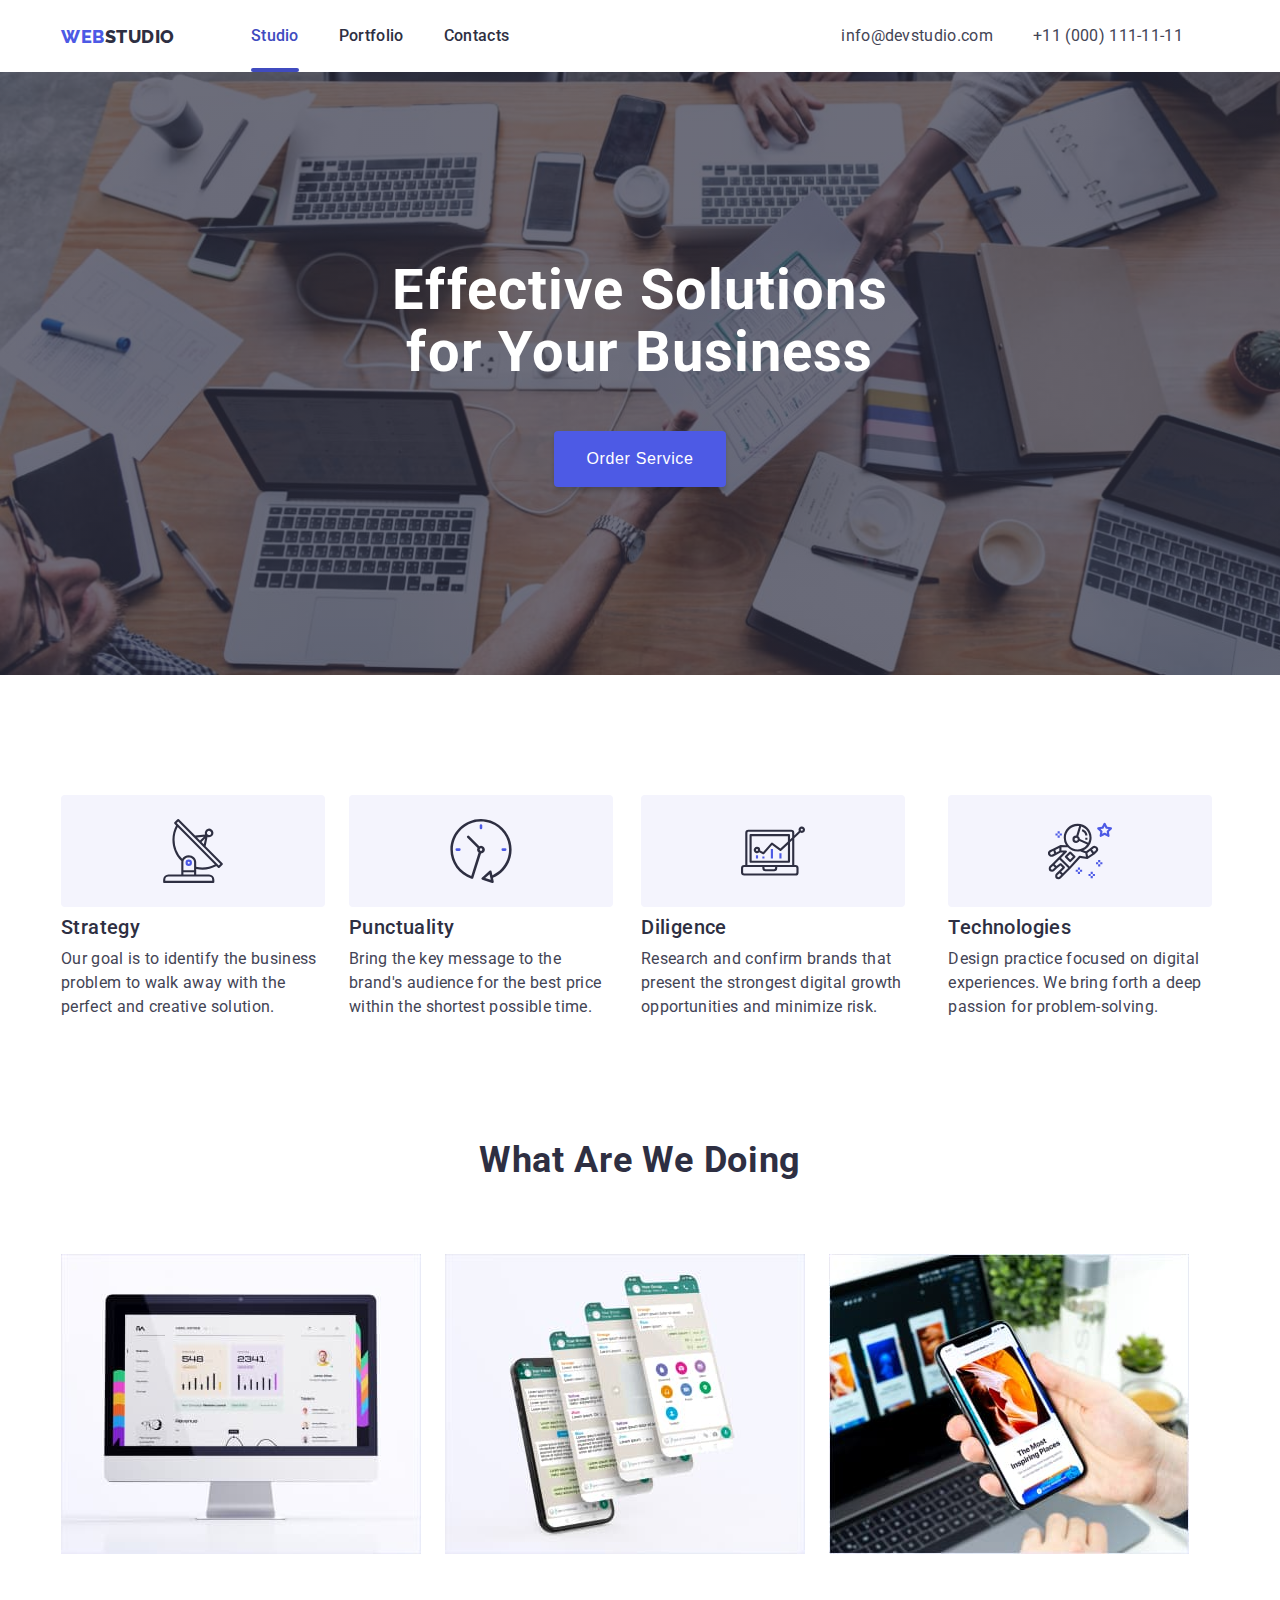
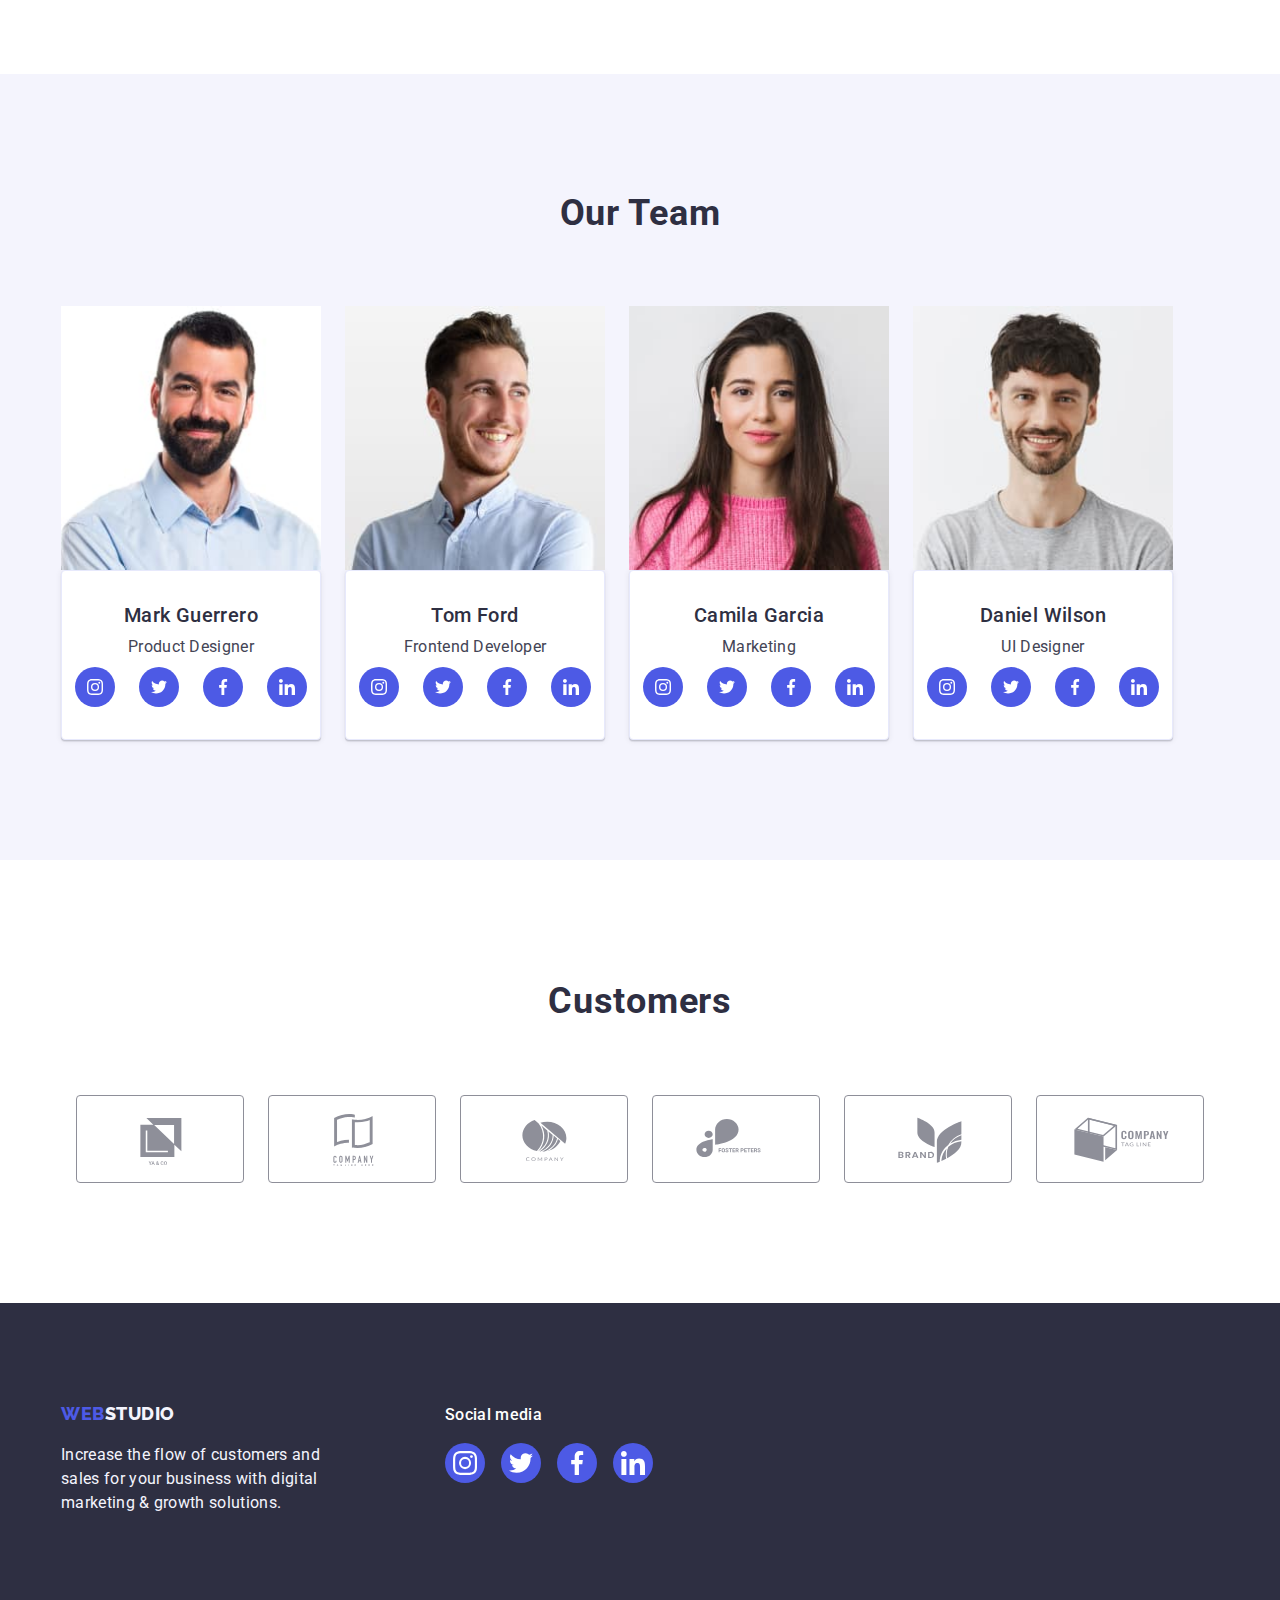
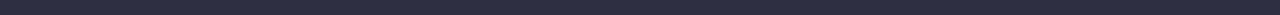
<file: index.html>
<!DOCTYPE html>
<html lang="en">
  <head>
    <meta charset="UTF-8" />
    <meta name="description" content="Free Web tutorials" />
    <meta name="keywords" content="HTML, CSS, JavaScript" />
    <meta name="author" content="John Doe" />
    <meta name="viewport" content="width=device-width, initial-scale=1.0" />
    <link rel="preconnect" href="https://fonts.googleapis.com" />
    <link rel="preconnect" href="https://fonts.gstatic.com" crossorigin />
    <link
      href="https://fonts.googleapis.com/css2?family=Raleway:wght@800&family=Roboto:wght@400;500;700;900&display=swap"
      rel="stylesheet"
    />
    <link
      rel="stylesheet"
      href="https://cdnjs.cloudflare.com/ajax/libs/modern-normalize/2.0.0/modern-normalize.min.css"
      integrity="sha512-4xo8blKMVCiXpTaLzQSLSw3KFOVPWhm/TRtuPVc4WG6kUgjH6J03IBuG7JZPkcWMxJ5huwaBpOpnwYElP/m6wg=="
      crossorigin="anonymous"
      referrerpolicy="no-referrer"
    />
    <link rel="stylesheet" href="./css/style.css" />
    <title>Document</title>
  </head>
  <body>
    <header>
      <div class="container header-wrap">
        <a class="logo" href="./index.html"
          >web<span class="secondary-logo">studio</span></a
        >
        <nav class="header-nav">
          <ul class="header-list">
            <li class="header-item">
              <div class="underscore">
                <a class="nav-link current" href="">Studio</a>
              </div>
            </li>
            <li class="header-item">
              <a class="nav-link" href="./portfolio.html">Portfolio</a>
            </li>
            <li class="header-item">
              <a class="nav-link" href="">Contacts</a>
            </li>
          </ul>
        </nav>

        <ul class="header-contact">
          <li>
            <a class="contact" href="mailto:info@devstudio.com"
              >info@devstudio.com</a
            >
          </li>
          <li>
            <a class="contact" href="tel:+11(000)111-11-11"
              >+11 (000) 111-11-11</a
            >
          </li>
        </ul>
      </div>
    </header>
    <main>
      <section class="section your-business">
        <div class="container">
          <h1 class="hero">Effective Solutions for Your Business</h1>
          <button class="hero-btn" type="button" data-modal-open>
            Order Service
          </button>
          <div class="modal is-hidden" data-modal>
                    <div class="box">
                        <button class="close-btn" type="button" data-modal-close>
                            <svg class="vector" width="24px" height="24px" viewBox="0 0 100 100">
                                <use href="./images/svg/icons.svg#icon-close"></use>
                            </svg>
                    </div>
                    </button>
                </div>
        </div>
      </section>
      <section class="section text-section">
        <div class="container">
          <ul class="main-text-list">
            <li>
              <div class="svg-text">
                <svg width="64" height="64" viewBox="0 0 100 100">
                  <use href="./images/svg/icons.svg#icon-antenna1"></use>
                </svg>
              </div>
              <h3 class="title">Strategy</h3>
              <p class="main-text">
                Our goal is to identify the business problem to walk away with
                the perfect and creative solution.
              </p>
            </li>
            <li>
              <div class="svg-text">
                <svg width="64" height="64" viewBox="0 0 100 100">
                  <use href="./images/svg/icons.svg#icon-clock2"></use>
                </svg>
              </div>
              <h3 class="title">Punctuality</h3>
              <p class="main-text">
                Bring the key message to the brand's audience for the best price
                within the shortest possible time.
              </p>
            </li>
            <li>
              <div class="svg-text">
                <svg width="64" height="64" viewBox="0 0 100 100">
                  <use href="./images/svg/icons.svg#icon-diagram3"></use>
                </svg>
              </div>
              <h3 class="title">Diligence</h3>
              <p class="main-text">
                Research and confirm brands that present the strongest digital
                growth opportunities and minimize risk.
              </p>
            </li>
            <li>
              <div class="svg-text">
                <svg width="64" height="64" viewBox="0 0 100 100">
                  <use href="./images/svg/icons.svg#icon-astronaut4"></use>
                </svg>
              </div>
              <h3 class="title">Technologies</h3>
              <p class="main-text">
                Design practice focused on digital experiences. We bring forth a
                deep passion for problem-solving.
              </p>
            </li>
          </ul>
        </div>
      </section>
      <section class="section">
        <div class="container">
          <h2 class="doing-title">What Are We Doing</h2>
          <ul class="doing-list">
            <li>
              <img
                src="./images/what-are-we-doing/img1.1.jpg"
                alt="computer"
                width="360"
                height="300"
              />
            </li>
            <li>
              <img
                src="./images/what-are-we-doing/img1.2.jpg"
                alt="smartphone"
                width="360"
                height="300"
              />
            </li>
            <li>
              <img
                src="./images/what-are-we-doing/img1.3.jpg"
                alt="laptop-and-smartphone"
                width="360"
                height="300"
              />
            </li>
          </ul>
        </div>
      </section>
      <section class="section our-team-section">
        <div class="container">
          <h2 class="our-team-title">Our Team</h2>
          <ul class="our-img-list">
            <li>
              <img
                src="./images/our-team/img1.1.jpg"
                alt="smiling-man-with-beard-look-ahead"
                width="260"
                height="264"
              />
              <div class="our-team">
                <h3 class="members">Mark Guerrero</h3>
                <p class="members-task">Product Designer</p>
                <ul class="our-svg-list">
                  <li>
                    <a href="" class="our-svg-item">
                      <svg width="16" height="16" viewBox="0 0 100 100">
                        <use
                          href="./images/svg/icons.svg#icon-instagram1"
                        ></use>
                      </svg>
                    </a>
                  </li>
                  <li>
                    <a href="" class="our-svg-item">
                      <svg width="16" height="16" viewBox="0 0 100 100">
                        <use href="./images/svg/icons.svg#icon-twitter2"></use>
                      </svg>
                    </a>
                  </li>
                  <li>
                    <a href="" class="our-svg-item">
                      <svg width="16" height="16" viewBox="0 0 100 100">
                        <use href="./images/svg/icons.svg#icon-facebook3"></use>
                      </svg>
                    </a>
                  </li>
                  <li>
                    <a href="" class="our-svg-item">
                      <svg width="16" height="16" viewBox="0 0 100 100">
                        <use href="./images/svg/icons.svg#icon-linkedin4"></use>
                      </svg>
                    </a>
                  </li>
                </ul>
              </div>
            </li>
            <li>
              <img
                src="./images/our-team/img1.2.jpg"
                alt="smiling-brown-hair-man"
                width="260"
                height="264"
              />
              <div class="our-team">
                <h3 class="members">Tom Ford</h3>
                <p class="members-task">Frontend Developer</p>
                <ul class="our-svg-list">
                  <li>
                    <a href="" class="our-svg-item">
                      <svg width="16" height="16" viewBox="0 0 100 100">
                        <use
                          href="./images/svg/icons.svg#icon-instagram1"
                        ></use>
                      </svg>
                    </a>
                  </li>
                  <li>
                    <a href="" class="our-svg-item">
                      <svg width="16" height="16" viewBox="0 0 100 100">
                        <use href="./images/svg/icons.svg#icon-twitter2"></use>
                      </svg>
                    </a>
                  </li>
                  <li>
                    <a href="" class="our-svg-item">
                      <svg width="16" height="16" viewBox="0 0 100 100">
                        <use href="./images/svg/icons.svg#icon-facebook3"></use>
                      </svg>
                    </a>
                  </li>
                  <li>
                    <a href="" class="our-svg-item">
                      <svg width="16" height="16" viewBox="0 0 100 100">
                        <use href="./images/svg/icons.svg#icon-linkedin4"></use>
                      </svg>
                    </a>
                  </li>
                </ul>
              </div>
            </li>
            <li>
              <img
                src="./images/our-team/img1.3.jpg"
                alt="brown-hair-woman-dressed-in-a-pink-sweater"
                width="260"
                height="264"
              />
              <div class="our-team">
                <h3 class="members">Camila Garcia</h3>
                <p class="members-task">Marketing</p>
                <ul class="our-svg-list">
                  <li>
                    <a href="" class="our-svg-item">
                      <svg width="16" height="16" viewBox="0 0 100 100">
                        <use
                          href="./images/svg/icons.svg#icon-instagram1"
                        ></use>
                      </svg>
                    </a>
                  </li>
                  <li>
                    <a href="" class="our-svg-item">
                      <svg width="16" height="16" viewBox="0 0 100 100">
                        <use href="./images/svg/icons.svg#icon-twitter2"></use>
                      </svg>
                    </a>
                  </li>
                  <li>
                    <a href="" class="our-svg-item">
                      <svg width="16" height="16" viewBox="0 0 100 100">
                        <use href="./images/svg/icons.svg#icon-facebook3"></use>
                      </svg>
                    </a>
                  </li>
                  <li>
                    <a href="" class="our-svg-item">
                      <svg width="16" height="16" viewBox="0 0 100 100">
                        <use href="./images/svg/icons.svg#icon-linkedin4"></use>
                      </svg>
                    </a>
                  </li>
                </ul>
              </div>
            </li>
            <li>
              <img
                src="./images/our-team/img1.4.jpg"
                alt="young-man-with-brown-hair-look-ahead"
                width="260"
                height="264"
              />
              <div class="our-team">
                <h3 class="members">Daniel Wilson</h3>
                <p class="members-task">UI Designer</p>
                <ul class="our-svg-list">
                  <li>
                    <a href="" class="our-svg-item">
                      <svg width="16" height="16" viewBox="0 0 100 100">
                        <use
                          href="./images/svg/icons.svg#icon-instagram1"
                        ></use>
                      </svg>
                    </a>
                  </li>
                  <li>
                    <a href="" class="our-svg-item">
                      <svg width="16" height="16" viewBox="0 0 100 100">
                        <use href="./images/svg/icons.svg#icon-twitter2"></use>
                      </svg>
                    </a>
                  </li>
                  <li>
                    <a href="" class="our-svg-item">
                      <svg width="16" height="16" viewBox="0 0 100 100">
                        <use href="./images/svg/icons.svg#icon-facebook3"></use>
                      </svg>
                    </a>
                  </li>
                  <li>
                    <a href="" class="our-svg-item">
                      <svg width="16" height="16" viewBox="0 0 100 100">
                        <use href="./images/svg/icons.svg#icon-linkedin4"></use>
                      </svg>
                    </a>
                  </li>
                </ul>
              </div>
            </li>
          </ul>
        </div>
      </section>
      <section class="section">
        <h2 class="customers-title">Customers</h2>
        <ul class="customers-list">
          <li>
            <a href="" class="customers-link">
              <svg width="104" height="56">
                <use href="./images/svg/icons.svg#icon-logo1"></use>
              </svg>
            </a>
          </li>
          <li>
            <a href="" class="customers-link">
              <svg width="104" height="56">
                <use href="./images/svg/icons.svg#icon-logo2"></use>
              </svg>
            </a>
          </li>
          <li>
            <a href="" class="customers-link">
              <svg width="104" height="56">
                <use href="./images/svg/icons.svg#icon-logo3"></use>
              </svg>
            </a>
          </li>
          <li>
            <a href="" class="customers-link">
              <svg width="104" height="56">
                <use href="./images/svg/icons.svg#icon-logo4"></use>
              </svg>
            </a>
          </li>
          <li>
            <a href="" class="customers-link">
              <svg width="104" height="56">
                <use href="./images/svg/icons.svg#icon-logo5"></use>
              </svg>
            </a>
          </li>
          <li>
            <a href="" class="customers-link">
              <svg width="104" height="56">
                <use href="./images/svg/icons.svg#icon-logo6"></use>
              </svg>
            </a>
          </li>
        </ul>
      </section>
    </main>
    <footer class="footer">
      <div class="container footer-wrap">
        <div>
          <a class="logo" href="">web<span class="logo-footer">studio</span></a>
          <p class="footer-text">
            Increase the flow of customers and sales for your business with
            digital marketing & growth solutions.
          </p>
        </div>
        <div class="space-footer">
          <p class="social-footer">Social media</p>
          <ul class="footer-list">
            <li>
              <a href="" class="footer-svg">
                <svg width="24" height="24" viewBox="0 0 100 100">
                  <use href="./images/svg/icons.svg#icon-instagram1"></use>
                </svg>
              </a>
            </li>
            <li>
              <a href="" class="footer-svg">
                <svg width="24" height="24" viewBox="0 0 100 100">
                  <use href="./images/svg/icons.svg#icon-twitter2"></use>
                </svg>
              </a>
            </li>
            <li>
              <a href="" class="footer-svg">
                <svg width="24" height="24" viewBox="0 0 100 100">
                  <use href="./images/svg/icons.svg#icon-facebook3"></use>
                </svg>
              </a>
            </li>
            <li>
              <a href="" class="footer-svg">
                <svg width="24" height="24" viewBox="0 0 100 100">
                  <use href="./images/svg/icons.svg#icon-linkedin4"></use>
                </svg>
              </a>
            </li>
          </ul>
        </div>
      </div>
    </footer>
    <script src="./js/modal.js"></script>
  </body>
</html>
</file>
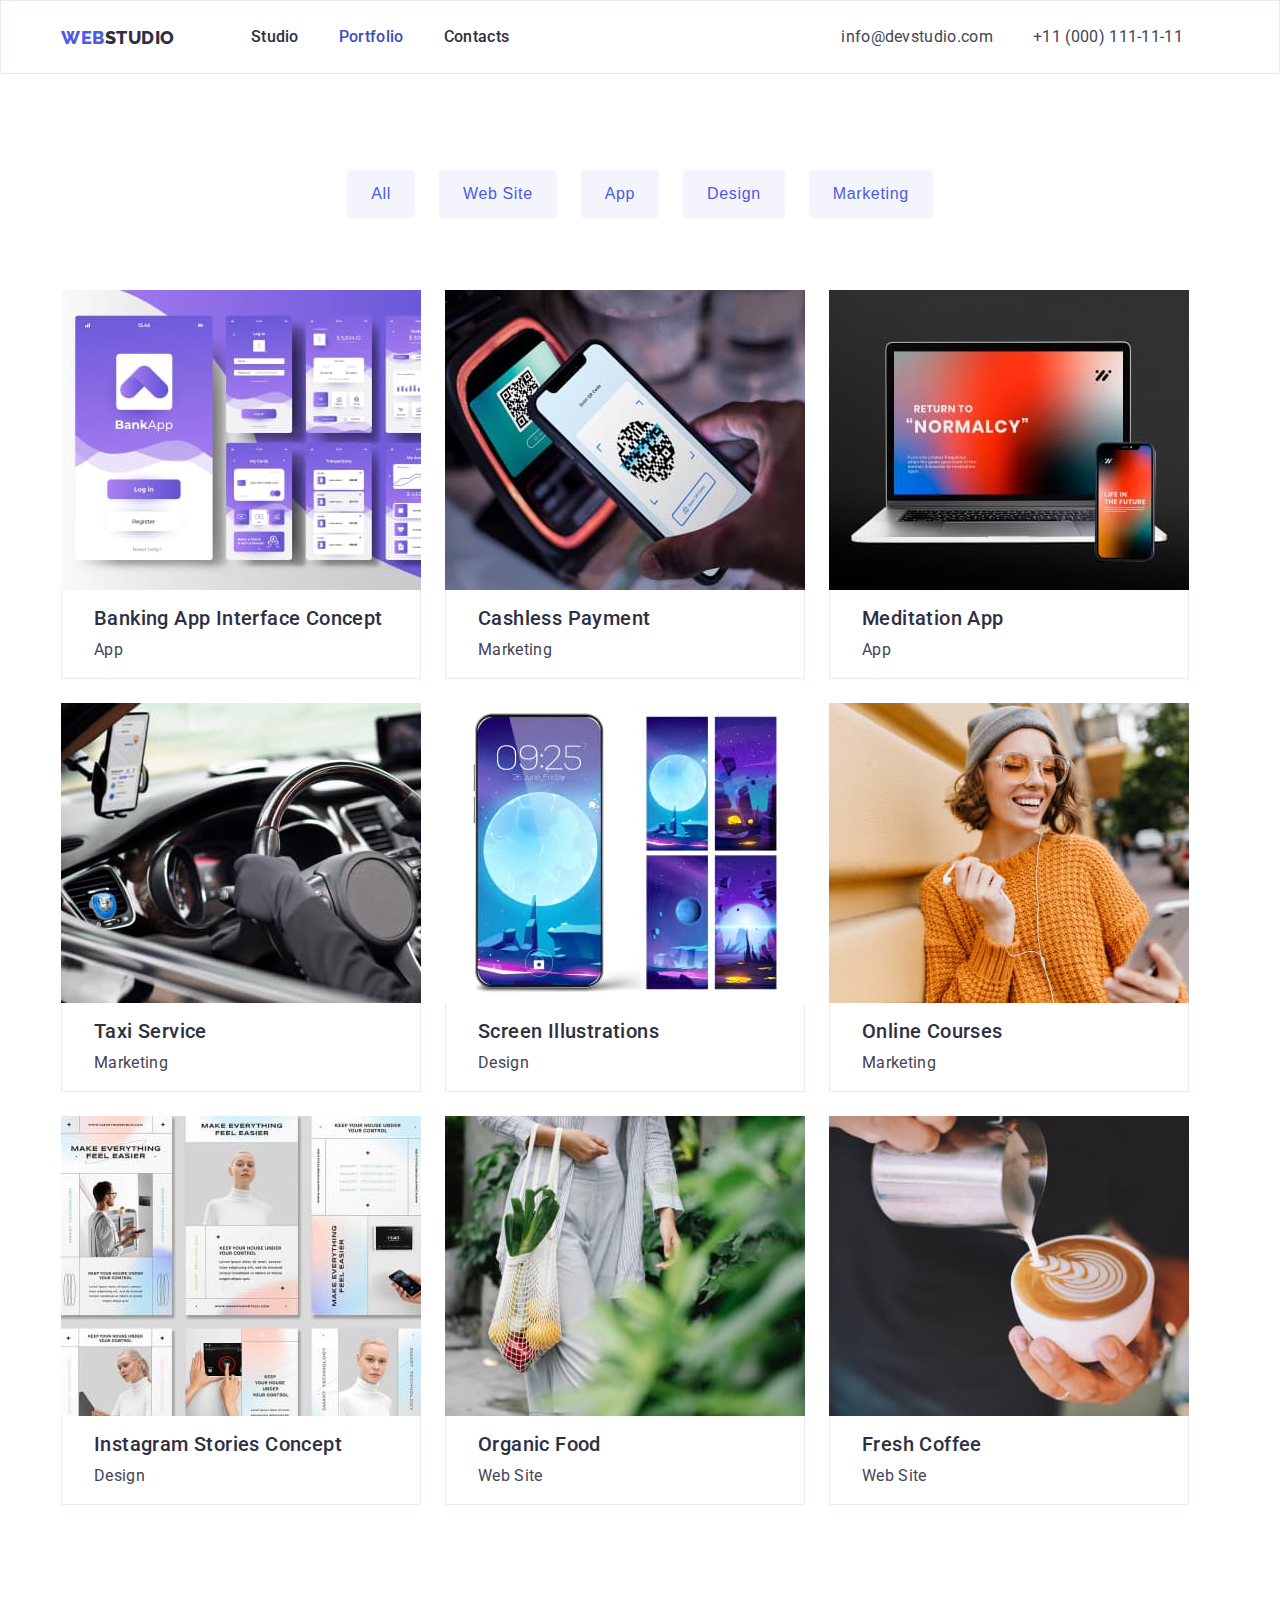
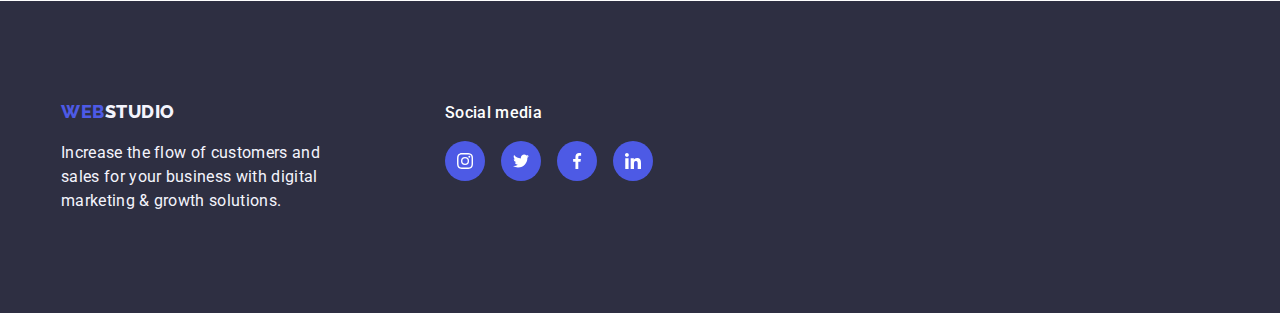
<file: portfolio.html>
<!DOCTYPE html>
<html lang="en">
  <head>
    <meta charset="UTF-8" />
    <meta name="viewport" content="width=device-width, initial-scale=1.0" />
    <meta name="description" content="Free Web tutorials" />
    <meta name="keywords" content="HTML, CSS, JavaScript" />
    <meta name="author" content="John Doe" />
    <meta name="viewport" content="width=device-width, initial-scale=1.0" />
    <link rel="preconnect" href="https://fonts.googleapis.com" />
    <link rel="preconnect" href="https://fonts.gstatic.com" crossorigin />
    <link
      href="https://fonts.googleapis.com/css2?family=Raleway:wght@800&family=Roboto:wght@400;500;700;900&display=swap"
      rel="stylesheet"
    />
    <link
      rel="stylesheet"
      href="https://cdnjs.cloudflare.com/ajax/libs/modern-normalize/2.0.0/modern-normalize.min.css"
      integrity="sha512-4xo8blKMVCiXpTaLzQSLSw3KFOVPWhm/TRtuPVc4WG6kUgjH6J03IBuG7JZPkcWMxJ5huwaBpOpnwYElP/m6wg=="
      crossorigin="anonymous"
      referrerpolicy="no-referrer"
    />
    <link rel="stylesheet" href="./css/style.css" />
    <title>Document</title>
  </head>
  <body>
    <header class="header-border">
      <div class="container header-wrap">
        <a class="logo" href="./index.html"
          >web<span class="secondary-logo">studio</span></a
        >
        <nav class="header-nav">
          <ul class="header-list">
            <li class="header-item">
              <a class="nav-link" href="./index.html">Studio</a>
            </li>
            <li class="header-item">
              <a class="nav-link current" href="">Portfolio</a>
            </li>
            <li class="header-item">
              <a class="nav-link" href="">Contacts</a>
            </li>
          </ul>
        </nav>

        <ul class="header-contact">
          <li>
            <a class="contact" href="mailto:info@devstudio.com"
              >info@devstudio.com</a
            >
          </li>
          <li>
            <a class="contact" href="tel:+11(000)111-11-11"
              >+11 (000) 111-11-11</a
            >
          </li>
        </ul>
      </div>
    </header>

    <main>
      <section class="section por-section">
        <div class="container">
          <ul class="buttons-list">
            <li><button class="portfolio-btn" type="button">All</button></li>
            <li>
              <button class="portfolio-btn" type="button">Web Site</button>
            </li>
            <li><button class="portfolio-btn" type="button">App</button></li>
            <li><button class="portfolio-btn" type="button">Design</button></li>
            <li>
              <button class="portfolio-btn" type="button">Marketing</button>
            </li>
          </ul>

          <ul class="portfolio-main-list">
            <li>
              <a href="" class="portfolio-link">
                <img
                  src="./images/portfolio-images/img2.1.jpg"
                  alt="purple-bank-application"
                  width="360"
                  height="300"
                />
                <div class="img-border">
                  <h3 class="portfolio-titles">
                    Banking App Interface Concept
                  </h3>
                  <p class="item">App</p>
                </div>
              </a>
            </li>
            <li>
              <a href="" class="portfolio-link">
                <img
                  src="./images/portfolio-images/img2.2.jpg"
                  alt="smartphone-with-qr-code"
                  width="360"
                  height="300"
                />
                <div class="img-border">
                  <h3 class="portfolio-titles">Cashless Payment</h3>
                  <p class="item">Marketing</p>
                </div>
              </a>
            </li>
            <li>
              <a href="" class="portfolio-link">
                <img
                  src="./images/portfolio-images/img2.3.jpg"
                  alt="laptop-and-smarthphone"
                  width="360"
                  height="300"
                />
                <div class="img-border">
                  <h3 class="portfolio-titles">Meditation App</h3>
                  <p class="item">App</p>
                </div>
              </a>
            </li>
            <li>
              <a href="" class="portfolio-link">
                <img
                  src="./images/portfolio-images/img2.4.jpg"
                  alt="car-with-driver"
                  width="360"
                  height="300"
                />
                <div class="img-border">
                  <h3 class="portfolio-titles">Taxi Service</h3>
                  <p class="item">Marketing</p>
                </div>
              </a>
            </li>
            <li>
              <a href="" class="portfolio-link">
                <img
                  src="./images/portfolio-images/img2.5.jpg"
                  alt="moonlight-on-mobilephone-screen"
                  width="360"
                  height="300"
                />
                <div class="img-border">
                  <h3 class="portfolio-titles">Screen Illustrations</h3>
                  <p class="item">Design</p>
                </div>
              </a>
            </li>
            <li>
              <a href="" class="portfolio-link">
                <img
                  src="./images/portfolio-images/img2.6.jpg"
                  alt="woman-watching-the-phone"
                  width="360"
                  height="300"
                />
                <div class="img-border">
                  <h3 class="portfolio-titles">Online Courses</h3>
                  <p class="item">Marketing</p>
                </div>
              </a>
            </li>
            <li>
              <a href="" class="portfolio-link">
                <img
                  src="./images/portfolio-images/img2.7.jpg"
                  alt="six-website-with-woman-on-screen"
                  width="360"
                  height="300"
                />
                <div class="img-border">
                  <h3 class="portfolio-titles">Instagram Stories Concept</h3>
                  <p class="item">Design</p>
                </div>
              </a>
            </li>
            <li>
              <a href="" class="portfolio-link">
                <img
                  src="./images/portfolio-images/img2.8.jpg"
                  alt="woman-with-vegetables"
                  width="360"
                  height="300"
                />
                <div class="img-border">
                  <h3 class="portfolio-titles">Organic Food</h3>
                  <p class="item">Web Site</p>
                </div>
              </a>
            </li>
            <li>
              <a href="" class="portfolio-link">
                <img
                  src="./images/portfolio-images/img2.9.jpg"
                  alt="coffee-cup"
                  width="360"
                  height="300"
                />
                <div class="img-border">
                  <h3 class="portfolio-titles">Fresh Coffee</h3>
                  <p class="item">Web Site</p>
                </div>
              </a>
            </li>
          </ul>
        </div>
      </section>
    </main>
    <footer class="footer">
      <div class="container footer-wrap">
        <div>
          <a class="logo" href="">web<span class="logo-footer">studio</span></a>
          <p class="footer-text">
            Increase the flow of customers and sales for your business with
            digital marketing & growth solutions.
          </p>
        </div>
        <div class="space-footer">
          <p class="social-footer">Social media</p>
          <ul class="footer-list">
            <li>
              <a href="" class="footer-svg">
                <svg width="16" height="16" viewBox="0 0 100 100">
                  <use href="./images/svg/icons.svg#icon-instagram1"></use>
                </svg>
              </a>
            </li>
            <li>
              <a href="" class="footer-svg">
                <svg width="16" height="16" viewBox="0 0 100 100">
                  <use href="./images/svg/icons.svg#icon-twitter2"></use>
                </svg>
              </a>
            </li>
            <li>
              <a href="" class="footer-svg">
                <svg width="16" height="16" viewBox="0 0 100 100">
                  <use href="./images/svg/icons.svg#icon-facebook3"></use>
                </svg>
              </a>
            </li>
            <li>
              <a href="" class="footer-svg">
                <svg width="16" height="16" viewBox="0 0 100 100">
                  <use href="./images/svg/icons.svg#icon-linkedin4"></use>
                </svg>
              </a>
            </li>
          </ul>
        </div>
      </div>
    </footer>
  </body>
</html>
</file>
<file: css/style.css>
:root {
    --dark-color: #2E2F42;
    --main-color: #4D5AE5;
    --body-text-color: #434455;
    --subtle-text: #8E8F99;
    --light-color: #F4F4FD;
    --success-color: #31D0AA;
    --pressed-state: #404BBF;
    --accent-color: #E7E9FC;
    --white-color: #FFFFFF;
    --modal-background: #FCFCFC;
    --roboto-family: 'Roboto', sans-serif;
    --raleway-font: 'Raleway', sans-serif;
    --transition: cubic-bezier(0.4, 0, 0.2, 1);
}

a {
    text-decoration: none;
}

ul {
    padding-left: 0;
    list-style: none;
}

button {
    cursor: pointer;
}

* {
    box-sizing: border-box;
    margin: 0;
    padding: 0;
}

body {
    color: var(--body-text-color);
    font-family: var(--roboto-family);
    font-size: 16px;
    font-style: normal;
    font-weight: 500;
    line-height: 1.5;
    letter-spacing: 0.02em;
    background-color: var(--white-color);
}

img {
    display: block;
    max-width: 100%;
    height: 0 auto;
}

.container {
    max-width: 1158px;
    margin: 0 auto;
}

section {
    padding-top: 120px;
    padding-bottom: 120px;
}

.header-border {
    border: 1px solid;
    border-color: var(--accent-color);
}

.header-wrap {
    display: flex;
    align-items: center;
}

.logo {
    font-family: var(--raleway-font);
    color: var(--main-color);
    font-size: 18px;
    font-weight: 800;
    text-transform: uppercase;
    line-height: 21px;
    letter-spacing: 0.03em;
}

.secondary-logo {
    font-family: var(--raleway-font);
    color: var(--dark-color);
}

.logo-footer {
    color: var(--light-color);
    font-family: var(--raleway-font);
}

.header-nav {
    margin-left: 76px;
    padding-top: 24px;
    padding-bottom: 24px;
}

.header-list {
    display: flex;
    gap: 40px;
}

.underscore::after,
.underscore-portfolio::after {
    content: "";
    display: block;
    width: 48px;
    height: 4px;
    background-color: var(--pressed-state);
    position: absolute;
    margin-top: 20px;
    border-radius: 2px;
}

.underscore-portfolio::after {
    width: 66px;
}
    

.nav-link {
    font-weight: 500;
    font-size: 16px;
    line-height: 1.5;
    letter-spacing: 0.02em;
    color: var(--dark-color);
    transition: color 250ms var(--transition);
}

.nav-link:hover, 
.nav-link:focus {
    color: var(--main-color);
}

.current {
    color: var(--pressed-state);
}

.header-contact {
    display: flex;
    gap: 40px;
    margin-left: 332px;
}

.contact {
    font-size: 16px;
    letter-spacing: 0.02em;
    line-height: 1.5;
    color: var(--body-text-color);
    font-weight: 400;
    transition: color 250ms var(--transition);
}

.contact:hover,
.contact:focus {
    color: var(--main-color);
}

.your-business {
    background-color: var(--dark-color);
    padding: 188px 0;
    background-image: linear-gradient(rgba(46, 47, 66, 0.70), rgba(46, 47, 66, 0.70)), url(../images/hero/hero.jpg);
    background-repeat: no-repeat;
    margin: 0 auto;
    background-size: cover;
    box-shadow: inset rgba(46, 47, 66, 0.70);
}

.hero {
    font-size: 56px;
    font-weight: 700;
    line-height: 1.1;
    letter-spacing: 0.02em;
    color: var(--white-color);
    max-width: 496px;
    margin: 0 auto;
    text-align: center;
    margin-bottom: 48px;
}

.hero-btn {
    font-size: 16px;
    font-weight: 500;
    line-height: 1.5;
    letter-spacing: 0.04em;   
    color: var(--white-color);
    background-color: var(--main-color);
    border-radius: 4px;
    border: none;
    height: 56px;
    margin: 0 auto;
    display: block;
    padding: 16px 32px;
    box-shadow: 0px 4px 4px 0px rgba(0, 0, 0, 0.15);
    transition: color 250ms var(--transition), background-color 250ms var(--transition)
}

.hero-btn:hover,
.hero-btn:focus {
    background-color: var(--pressed-state);
}

.modal {
    display: flex;
    left: 0;
    right: 0;
    bottom: 0;
    top: 0;
    position: fixed;
    background-color: rgba(46, 47, 66, 0.40);
    z-index: 2;
    transition: opacity 0.6s ease, visibility 0.9s ease;
}

.is-hidden {
    pointer-events: none;
    visibility: hidden;
    opacity: 0;
}

.box {
    box-sizing: border-box;
    width: 408px;
    min-height: 584px;
    background-color: var(--modal-background);
    cursor: initial;
    margin: auto;
    border-radius: 4px;
    box-shadow: 0px 2px 1px 0px rgba(0, 0, 0, 0.20),
        0px 1px 3px 0px rgba(0, 0, 0, 0.12),
        0px 1px 1px 0px rgba(0, 0, 0, 0.14);
    top: 50%;
    left: 50%;
    transform: translate(-50%, -50%);
    position: absolute;
    padding-left: 360px;
    padding-top: 24px;
}

.close-btn {
    border: 1px solid var(--accent-color);
    fill: var(--dark-color);
    background-color: var(--light-color);
    width: 24px;
    height: 24px;
    border-radius: 50%;
    display: flex;
    justify-content: center;
    align-items: center;
}

.vector {
    position: absolute;
}

.text-section {
    padding-bottom: 0;
}

.main-text-list {
    display: flex;
    gap: 24px;
}

.svg-text {
    background-color: var(--light-color);
    width: 264px;
    height: 112px;
    border-radius: 4px;
    display: flex;
    align-items: center;
    justify-content: center;
}

.title {
    font-size: 20px;
    font-weight: 500;
    line-height: 1.2;
    letter-spacing: 0.02em;
    color: var(--dark-color);
    margin-bottom: 8px;
    margin-top: 8px;
}

.main-text {
    color: var(--body-text-color);
    font-size: 16px;
    letter-spacing: 0.02em;
    line-height: 1.5;
    font-weight: 400;
    margin: 0 auto;
}



.doing-title {
    font-size: 36px;
    color: var(--dark-color);
    font-weight: 700;
    letter-spacing: 0.02em;
    line-height: 1.2;
    text-align: center;
    padding-bottom: 72px;
}

.doing-list {
    display: flex;
    gap: 24px;
}

.our-team-section {
    background-color: var(--light-color);
}

.our-team-title {
    font-size: 36px;
    font-weight: 700;
    line-height: 1.1;
    letter-spacing: 0.02em;
    color: var(--dark-color);
    text-align: center;
    padding-bottom: 72px;
}

.our-img-list {
    display: flex;
    gap: 24px;
}

.our-team {
    border: 1px solid var(--accent-color);
    background-color: var(--white-color);
    box-shadow: 0px 2px 1px 0px rgba(46, 47, 66, 0.08),
        0px 1px 1px 0px rgba(46, 47, 66, 0.16),
        0px 1px 6px 0px rgba(46, 47, 66, 0.08);
    border-radius: 4px;
    text-align: center;
}

.members {
    font-size: 20px;
    font-weight: 500;
    line-height: 1.2;
    letter-spacing: 0.02em;
    color: var(--dark-color);
    margin-top: 32px;
    margin-bottom: 8px;
}

.members-task {
    color: var(--body-text-color);
    font-size: 16px;
    line-height: 1.5;
    letter-spacing: 0.02em;
    font-weight: 400;
    margin-bottom: 8px;
    margin-top: 8px;
}

.our-svg-list {
    display: flex;
    justify-content: center;
    gap: 24px;
}

.our-svg-item {
    width: 40px;
    height: 40px;
    border-radius: 50%;
    background-color: var(--main-color);
    display: flex;
    justify-content: center;
    align-items: center;
    fill: var(--white-color);
    margin-bottom: 32px;
    transition: fill 250ms var(--transition), background-color 250ms var(--transition)
}

.our-svg-item:hover,
.our-svg-item:focus {
    background-color: var(--pressed-state);
}

.customers-title {
    font-size: 36px;
    color: var(--dark-color);
    font-weight: 700;
    letter-spacing: 0.02em;
    line-height: 1.2;
    text-align: center;
    padding-bottom: 72px;
}

.customers-list {
    display: flex;
    fill: var(--subtle-text);
    gap: 24px;
    justify-content: center;
    align-items: center;
}

.customers-link {
    width: 168px;
    height: 88px;
    border-radius: 4px;
    border: 1px solid var(--subtle-text);
    align-items: center;
    justify-content: center;
    fill: var(--subtle-text);
    display: flex;
    transition: fill 250ms var(--transition), border-color 250ms var(--transition)
}

.customers-link:hover,
.customers-link:focus {
    fill: var(--pressed-state);
    border-color: var(--pressed-state);
}

.footer {
    background-color: var(--dark-color);
    padding-top: 100px;
    padding-bottom: 100px;
}

.footer-wrap {
    display: flex;
    align-items: baseline;
}

.footer-text {
    color: var(--light-color);
    font-size: 16px;
    letter-spacing: 0.02em;
    line-height: 1.5;
    font-weight: 400;
    margin-top: 16px;
    max-width: 264px;
}

.space-footer {
    margin-left: 120px;
}

.social-footer {
    font-weight: 500;
    font-size: 16px;
    line-height: 1.5;
    letter-spacing: 0.02em;
    color: var(--white-color);
    padding-bottom: 16px;
}

.footer-list {
    display: flex;
    gap: 16px;
}

.footer-svg {
    width: 40px;
    height: 40px;
    border-radius: 50%;
    background-color: var(--main-color);
    display: flex;
    justify-content: center;
    align-items: center;
    fill: var(--white-color);
    transition: fill 250ms var(--transition), background-color 250ms var(--transition)
}

.footer-svg:hover,
.footer-svg:focus {
    background-color: var(--success-color);
}

.por-section {
    padding: 96px 0;
}

.buttons-list {
    display: flex;
    justify-content: center;
    gap: 24px;
    padding-bottom: 72px;
}

.portfolio-btn {
    font-size: 16px;
    font-weight: 500;
    letter-spacing: 0.04em;
    line-height: 1.5;
    color: var(--main-color);
    background-color: var(--light-color);
    border-radius: 4px;
    border: none;
    padding: 12px 24px;
    transition: color 250ms var(--transition);
    transition-property: color, background-color, box-shadow;
}

.portfolio-btn:focus,
.portfolio-btn:hover {
    color: var(--white-color);
    background-color: var(--pressed-state);
    box-shadow: 0px 2px 2px 0px rgba(0, 0, 0, 0.12),
        0px 2px 1px 0px rgba(0, 0, 0, 0.08),
        0px 3px 1px 0px rgba(0, 0, 0, 0.10);
}

.portfolio-main-list {
    display: flex;
    flex-wrap: wrap;
    gap: 24px;
}

.portfolio-link {
    display: block;
    transition: box-shadow 250ms var(--transition);
}

.portfolio-link:hover,
.portfolio-link:focus {
    box-shadow: 0px 2px 1px 0px rgba(46, 47, 66, 0.08),
        0px 1px 1px 0px rgba(46, 47, 66, 0.16),
        0px 1px 6px 0px rgba(46, 47, 66, 0.08);
}

.portfolio-hidden {
    position: absolute;
    overflow: hidden;
    width: 360px;
    
}

.portfolio-text {
    font-size: 16px;
    letter-spacing: 0.02em;
    line-height: 1.5;
    font-weight: 400;
    padding-left: 32px; 
    padding-top: 40px;
    padding-bottom: 164px;
    padding-right: 32px;
    overflow: hidden;
    color: var(--light-color);
    background-color: var(--main-color);
    transition: transform 250ms var(--transition);
    transform: translateY(100%);
    margin: 0 auto;
    display: block;
}

.portfolio-link:hover .portfolio-text,
.portfolio-link:focus .portfolio-text {
    transform: translateY(0);
}


.portfolio-titles {
    font-size: 20px;
    font-weight: 500;
    line-height: 1.2;
    letter-spacing: 0.02em;
    color: var(--dark-color);
}

.item {
    color: var(--body-text-color);
    font-size: 16px;
    letter-spacing: 0.02em;
    line-height: 1.5;
    font-weight: 400;
}

.img-border {
    border: 1px solid var(--accent-color);
    padding: 16px 32px;
    border-top: none;
    gap: 8px;
    flex-direction: column;
    display: flex;
    margin: 0;
}
</file>
